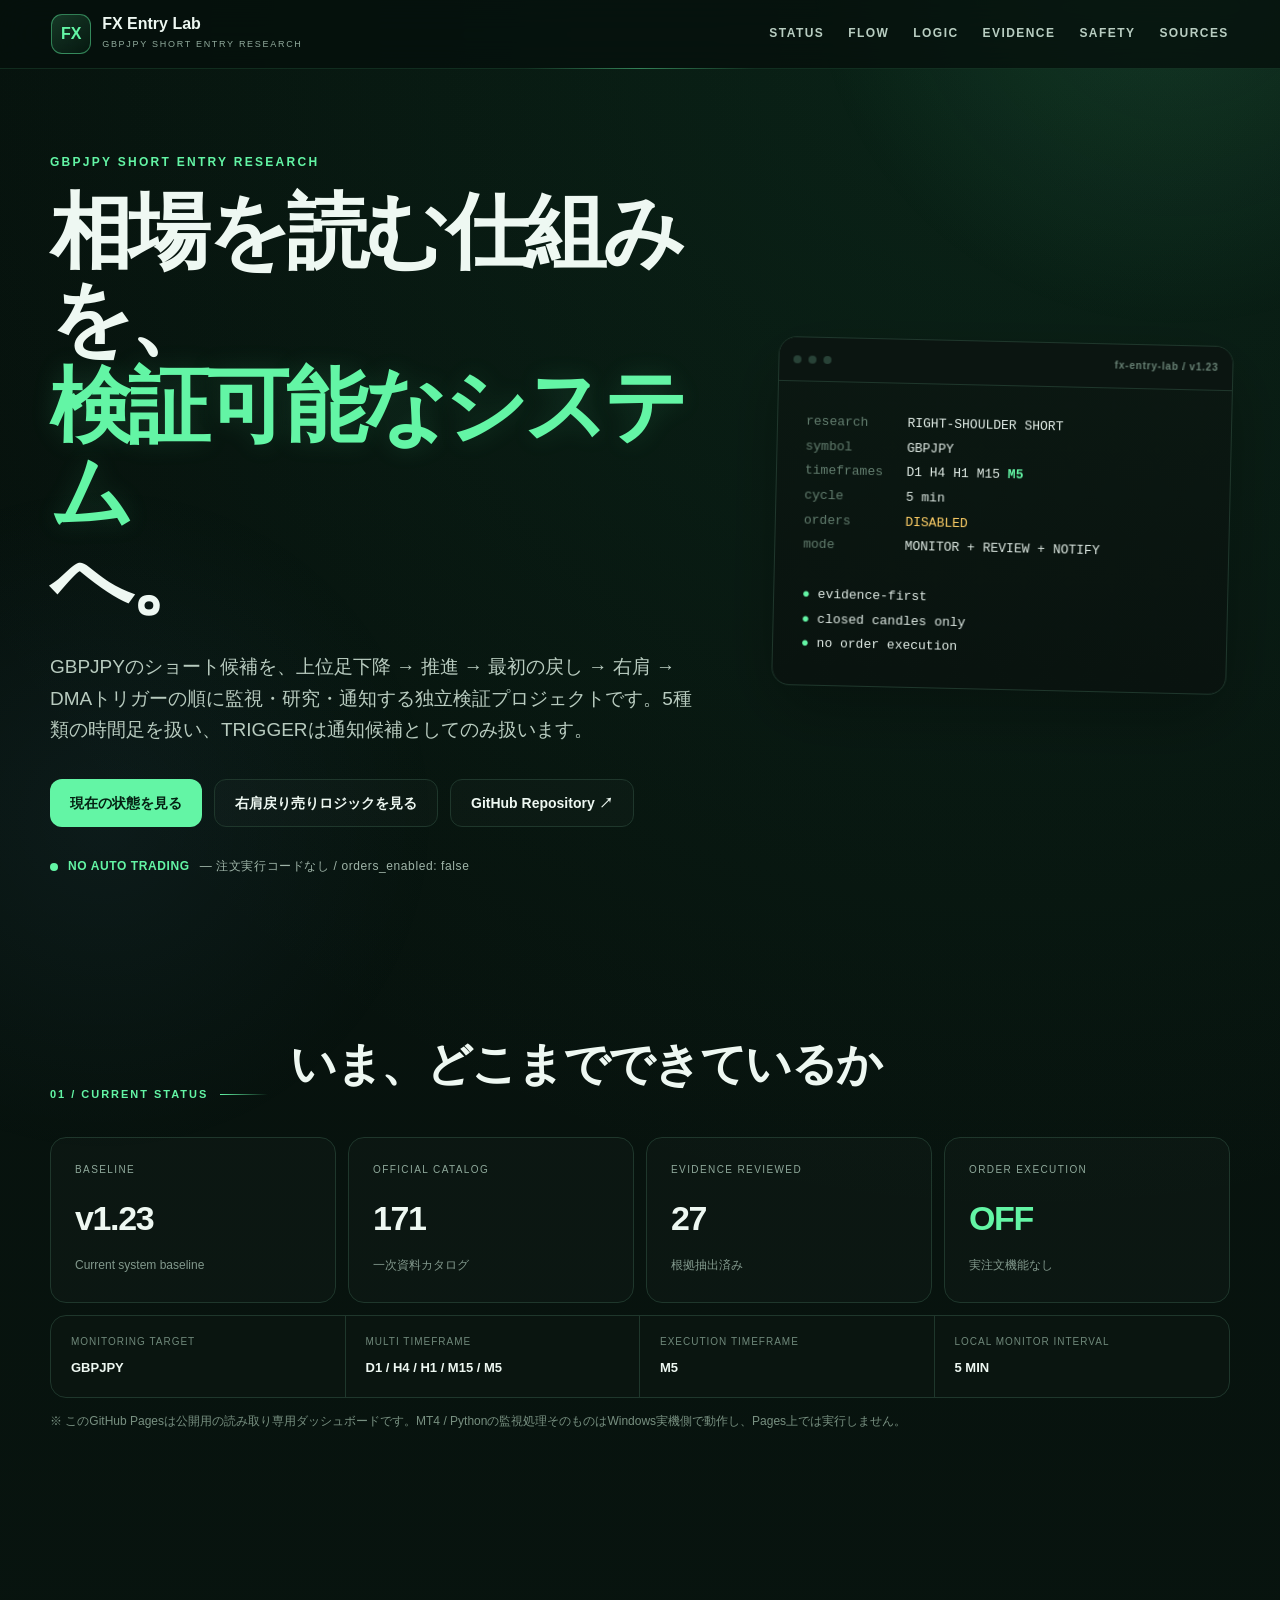
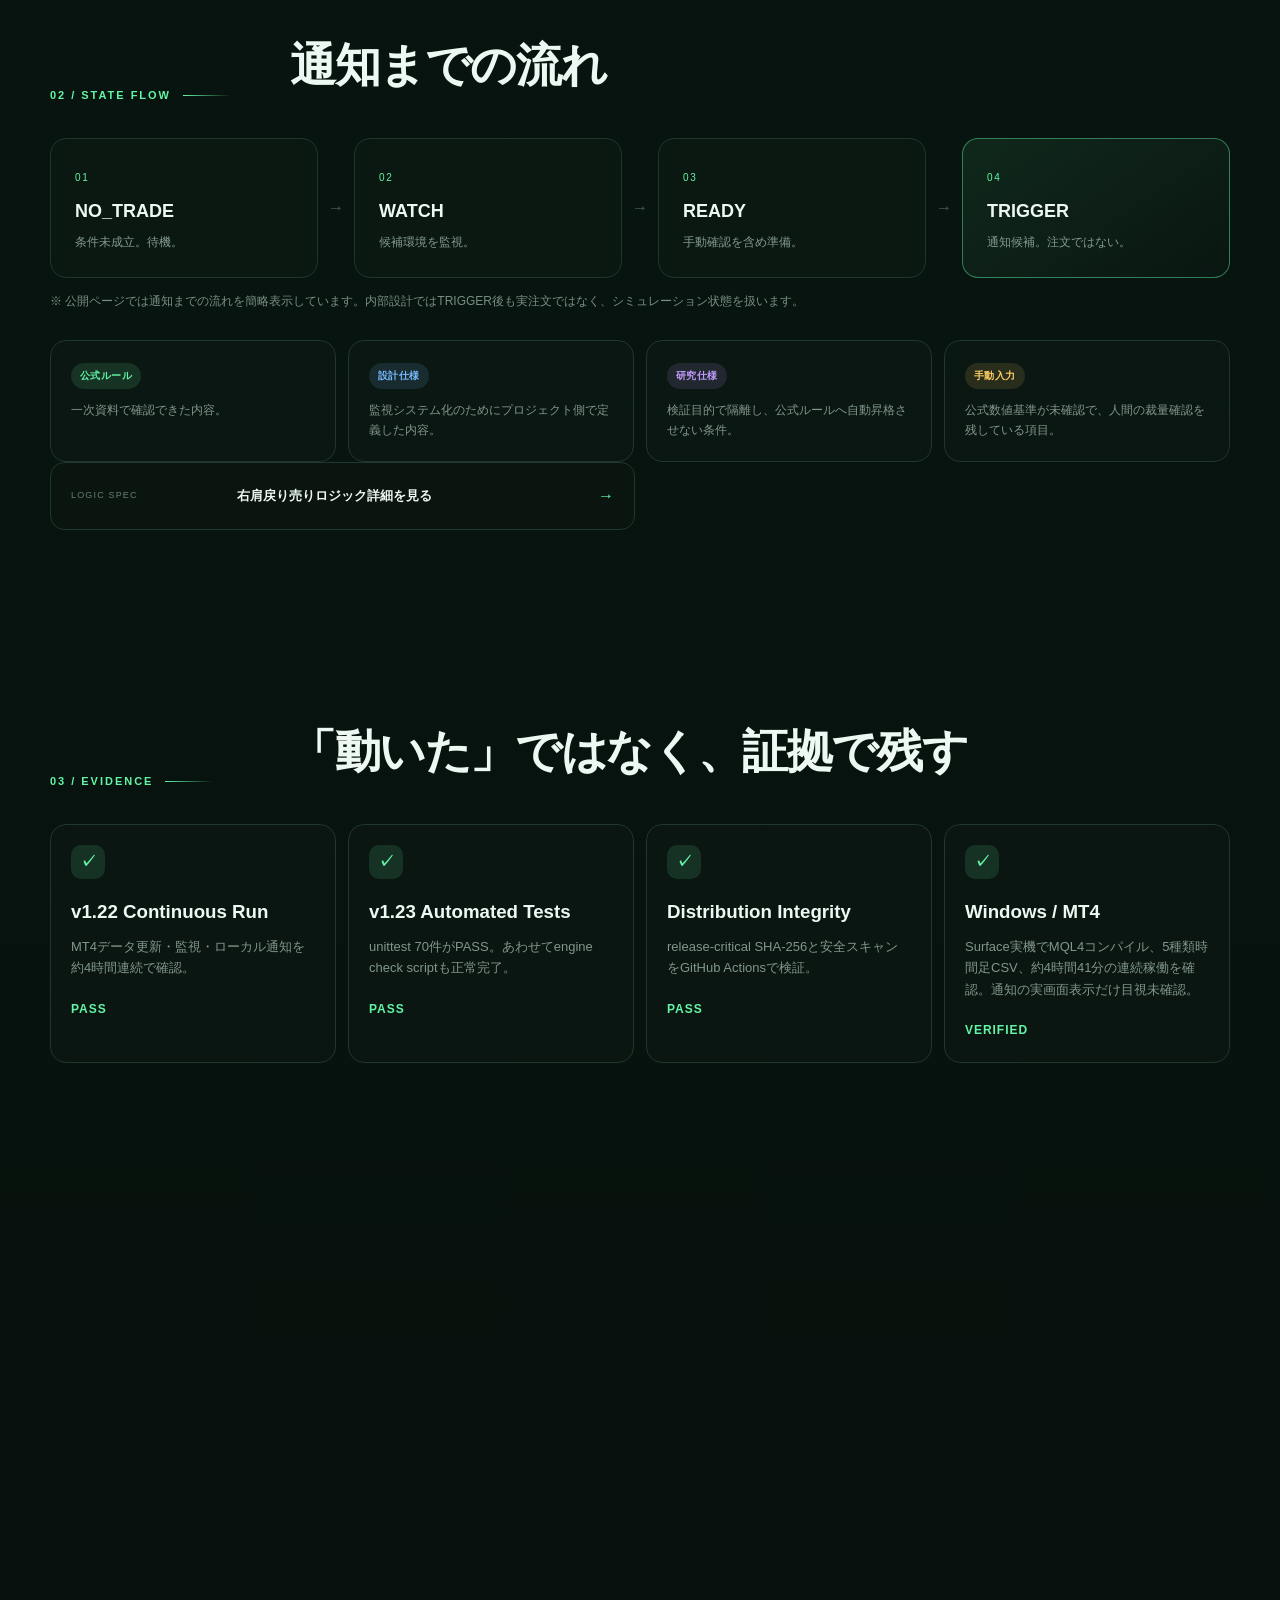
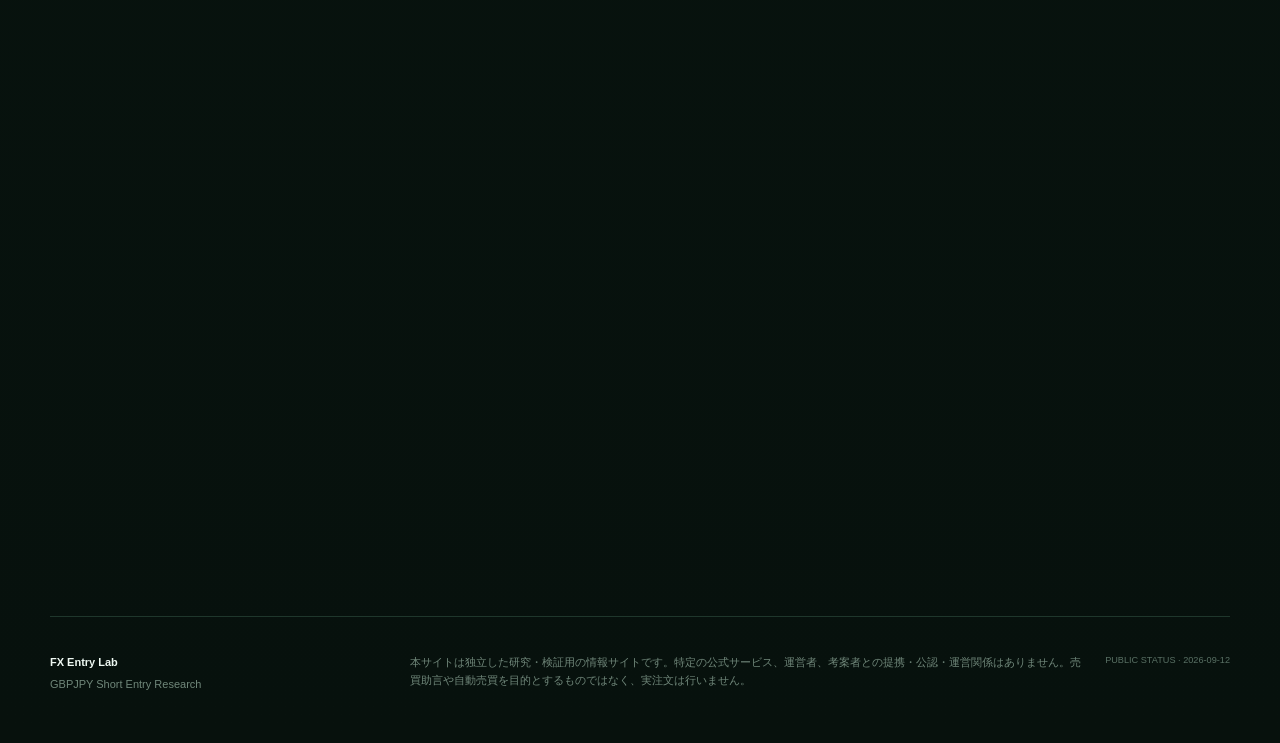
<file: index.html>
<!doctype html>
<html lang="ja">
<head>
  <meta charset="utf-8">
  <meta name="viewport" content="width=device-width,initial-scale=1">
  <meta name="description" content="FX Entry Lab — GBPJPY Short Entry Research。右肩戻り売りロジックを監視・研究・通知する独立検証サイト。自動売買は行いません。">
  <meta name="theme-color" content="#07110d">
  <title>FX Entry Lab | GBPJPY Short Entry Research</title>
  <link rel="stylesheet" href="./assets/style.css">
</head>
<body>
  <a class="skip" href="#main">本文へ移動</a>
  <header class="topbar">
    <a class="brand" href="#top" aria-label="FX Entry Lab ホーム">
      <span class="brand-mark">FX</span>
      <span><strong>FX Entry Lab</strong><small>GBPJPY SHORT ENTRY RESEARCH</small></span>
    </a>
    <nav aria-label="メインナビゲーション">
      <a href="#status">STATUS</a>
      <a href="#flow">FLOW</a>
      <a href="./trading-logic.html">LOGIC</a>
      <a href="#evidence">EVIDENCE</a>
      <a href="#safety">SAFETY</a>
      <a href="#sources">SOURCES</a>
    </nav>
  </header>

  <main id="main">
    <section class="hero" id="top">
      <div class="hero-grid">
        <div class="hero-copy">
          <p class="eyebrow">GBPJPY SHORT ENTRY RESEARCH</p>
          <h1>相場を読む仕組みを、<br><span>検証可能なシステム</span>へ。</h1>
          <p class="lead">GBPJPYのショート候補を、上位足下降 → 推進 → 最初の戻し → 右肩 → DMAトリガーの順に監視・研究・通知する独立検証プロジェクトです。5種類の時間足を扱い、TRIGGERは通知候補としてのみ扱います。</p>
          <div class="hero-actions">
            <a class="button primary" href="#status">現在の状態を見る</a>
            <a class="button ghost" href="./trading-logic.html">右肩戻り売りロジックを見る</a>
            <a class="button ghost" href="https://github.com/oosaka0123-sudo/fx-entry-lab" target="_blank" rel="noopener noreferrer">GitHub Repository ↗</a>
          </div>
          <div class="safety-line"><span class="pulse" aria-hidden="true"></span><strong>NO AUTO TRADING</strong> — 注文実行コードなし / orders_enabled: false</div>
        </div>
        <div class="terminal" aria-label="FX Entry Lab システム概要">
          <div class="terminal-bar"><span></span><span></span><span></span><b>fx-entry-lab / v1.23</b></div>
          <pre><code><span class="muted">research</span>     RIGHT-SHOULDER SHORT
<span class="muted">symbol</span>       GBPJPY
<span class="muted">timeframes</span>   D1 H4 H1 M15 <strong>M5</strong>
<span class="muted">cycle</span>        5 min
<span class="muted">orders</span>       <em>DISABLED</em>
<span class="muted">mode</span>         MONITOR + REVIEW + NOTIFY

<span class="ok">●</span> evidence-first
<span class="ok">●</span> closed candles only
<span class="ok">●</span> no order execution</code></pre>
        </div>
      </div>
    </section>

    <section class="section" id="status">
      <div class="section-head"><p>01 / CURRENT STATUS</p><h2>いま、どこまでできているか</h2></div>
      <div class="stats" id="stats" aria-live="polite">
        <article class="stat"><small>BASELINE</small><strong data-key="baseline">v1.23</strong><span>Current system baseline</span></article>
        <article class="stat"><small>OFFICIAL CATALOG</small><strong data-key="catalogArticles">171</strong><span>一次資料カタログ</span></article>
        <article class="stat"><small>EVIDENCE REVIEWED</small><strong data-key="evidenceReviewed">27</strong><span>根拠抽出済み</span></article>
        <article class="stat"><small>ORDER EXECUTION</small><strong class="safe">OFF</strong><span>実注文機能なし</span></article>
      </div>
      <div class="status-panel">
        <div><span>Monitoring target</span><strong>GBPJPY</strong></div>
        <div><span>Multi timeframe</span><strong>D1 / H4 / H1 / M15 / M5</strong></div>
        <div><span>Execution timeframe</span><strong>M5</strong></div>
        <div><span>Local monitor interval</span><strong>5 MIN</strong></div>
      </div>
      <p class="note">※ このGitHub Pagesは公開用の読み取り専用ダッシュボードです。MT4 / Pythonの監視処理そのものはWindows実機側で動作し、Pages上では実行しません。</p>
    </section>

    <section class="section" id="flow">
      <div class="section-head"><p>02 / STATE FLOW</p><h2>通知までの流れ</h2></div>
      <div class="flow">
        <article><span>01</span><h3>NO_TRADE</h3><p>条件未成立。待機。</p></article>
        <i>→</i>
        <article><span>02</span><h3>WATCH</h3><p>候補環境を監視。</p></article>
        <i>→</i>
        <article><span>03</span><h3>READY</h3><p>手動確認を含め準備。</p></article>
        <i>→</i>
        <article class="accent"><span>04</span><h3>TRIGGER</h3><p>通知候補。注文ではない。</p></article>
      </div>
      <p class="note">※ 公開ページでは通知までの流れを簡略表示しています。内部設計ではTRIGGER後も実注文ではなく、シミュレーション状態を扱います。</p>
      <div class="classification-grid">
        <article><b class="badge official">公式ルール</b><p>一次資料で確認できた内容。</p></article>
        <article><b class="badge design">設計仕様</b><p>監視システム化のためにプロジェクト側で定義した内容。</p></article>
        <article><b class="badge research">研究仕様</b><p>検証目的で隔離し、公式ルールへ自動昇格させない条件。</p></article>
        <article><b class="badge manual">手動入力</b><p>公式数値基準が未確認で、人間の裁量確認を残している項目。</p></article>
      </div>
      <div class="source-list">
        <a href="./trading-logic.html"><span>LOGIC SPEC</span><strong>右肩戻り売りロジック詳細を見る</strong><i>→</i></a>
      </div>
    </section>

    <section class="section" id="evidence">
      <div class="section-head"><p>03 / EVIDENCE</p><h2>「動いた」ではなく、証拠で残す</h2></div>
      <div class="evidence-grid">
        <article><div class="icon">✓</div><h3>v1.22 Continuous Run</h3><p>MT4データ更新・監視・ローカル通知を約4時間連続で確認。</p><strong>PASS</strong></article>
        <article><div class="icon">✓</div><h3>v1.23 Automated Tests</h3><p>unittest 70件がPASS。あわせてengine check scriptも正常完了。</p><strong>PASS</strong></article>
        <article><div class="icon">✓</div><h3>Distribution Integrity</h3><p>release-critical SHA-256と安全スキャンをGitHub Actionsで検証。</p><strong>PASS</strong></article>
        <article><div class="icon">✓</div><h3>Windows / MT4</h3><p>Surface実機でMQL4コンパイル、5種類時間足CSV、約4時間41分の連続稼働を確認。通知の実画面表示だけ目視未確認。</p><strong>VERIFIED</strong></article>
      </div>
    </section>

    <section class="section" id="safety">
      <div class="section-head"><p>04 / SAFETY BOUNDARY</p><h2>自動売買にはしない</h2></div>
      <div class="safety-box">
        <div><p class="eyebrow">HARD RULE</p><h3>TRIGGER = 通知候補</h3><p>売買注文・決済・変更を行うイベントではありません。実口座の注文関数を追加せず、<code>orders_enabled: false</code> を維持します。</p></div>
        <ul>
          <li>OrderSend / OrderClose / OrderModify / OrderDelete を実装しない</li>
          <li>未来足を候補選択・判定へ使用しない</li>
          <li>研究成績を公式勝率やライブ性能として表示しない</li>
          <li>公式未確認の数値条件を推測で固定しない</li>
          <li>秘密情報・口座情報・Webhookを公開しない</li>
        </ul>
      </div>
    </section>

    <section class="section" id="sources">
      <div class="section-head"><p>05 / PRIMARY SOURCES</p><h2>根拠は一次資料へ戻れる形で</h2></div>
      <div class="source-list">
        <a href="https://fx-clover.com/?p=7496" target="_blank" rel="noopener noreferrer"><span>PRIMARY SOURCE</span><strong>公式一次資料 / ?p=7496</strong><i>↗</i></a>
        <a href="https://fx-clover.com/?p=8616" target="_blank" rel="noopener noreferrer"><span>PRIMARY SOURCE</span><strong>公式一次資料 / ?p=8616</strong><i>↗</i></a>
        <a href="https://fx-clover.com/?p=7924" target="_blank" rel="noopener noreferrer"><span>PRIMARY SOURCE</span><strong>公式一次資料 / ?p=7924</strong><i>↗</i></a>
        <a href="https://github.com/oosaka0123-sudo/fx-entry-lab" target="_blank" rel="noopener noreferrer"><span>SOURCE OF TRUTH</span><strong>GitHub Repository</strong><i>↗</i></a>
      </div>
    </section>
  </main>

  <footer><div><strong>FX Entry Lab</strong><span>GBPJPY Short Entry Research</span></div><p>本サイトは独立した研究・検証用の情報サイトです。特定の公式サービス、運営者、考案者との提携・公認・運営関係はありません。売買助言や自動売買を目的とするものではなく、実注文は行いません。</p><small id="updated">STATUS DATA LOADING…</small></footer>
  <script src="./assets/app.js" defer></script>
</body>
</html>
</file>
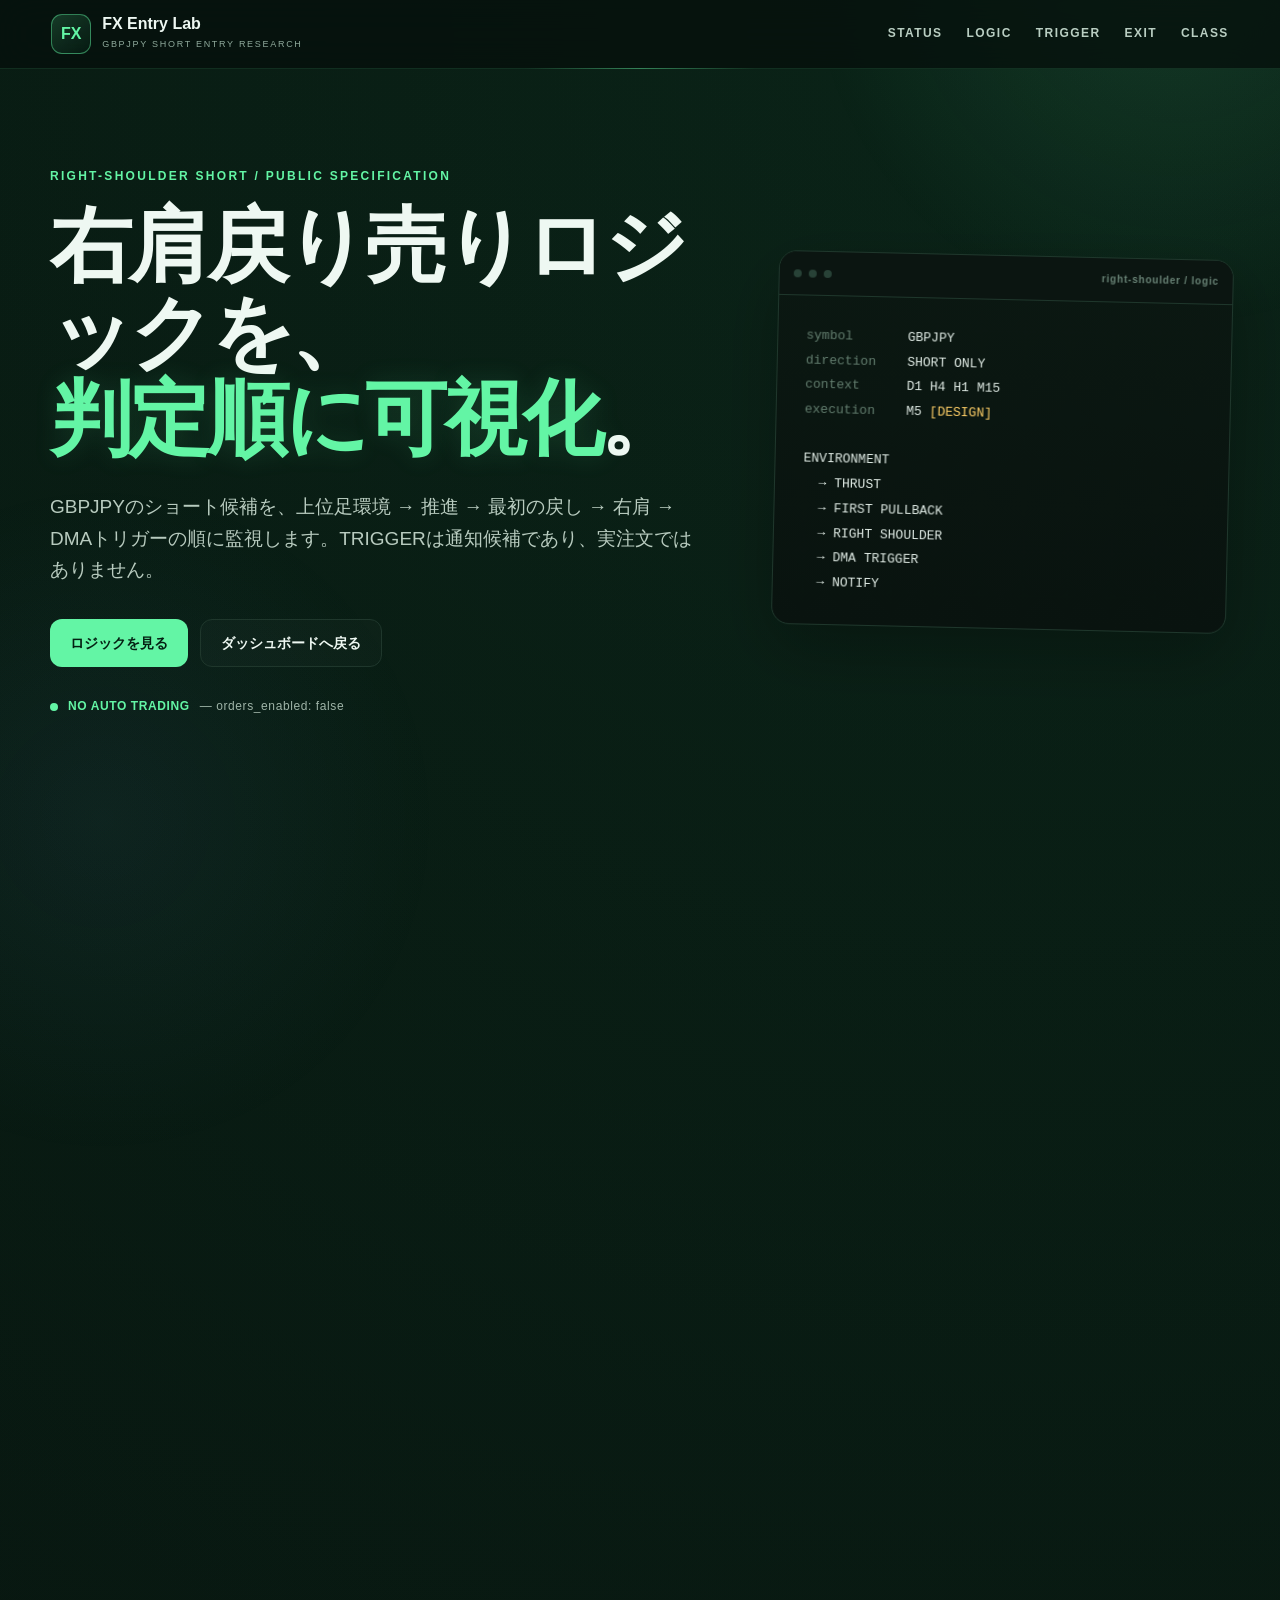
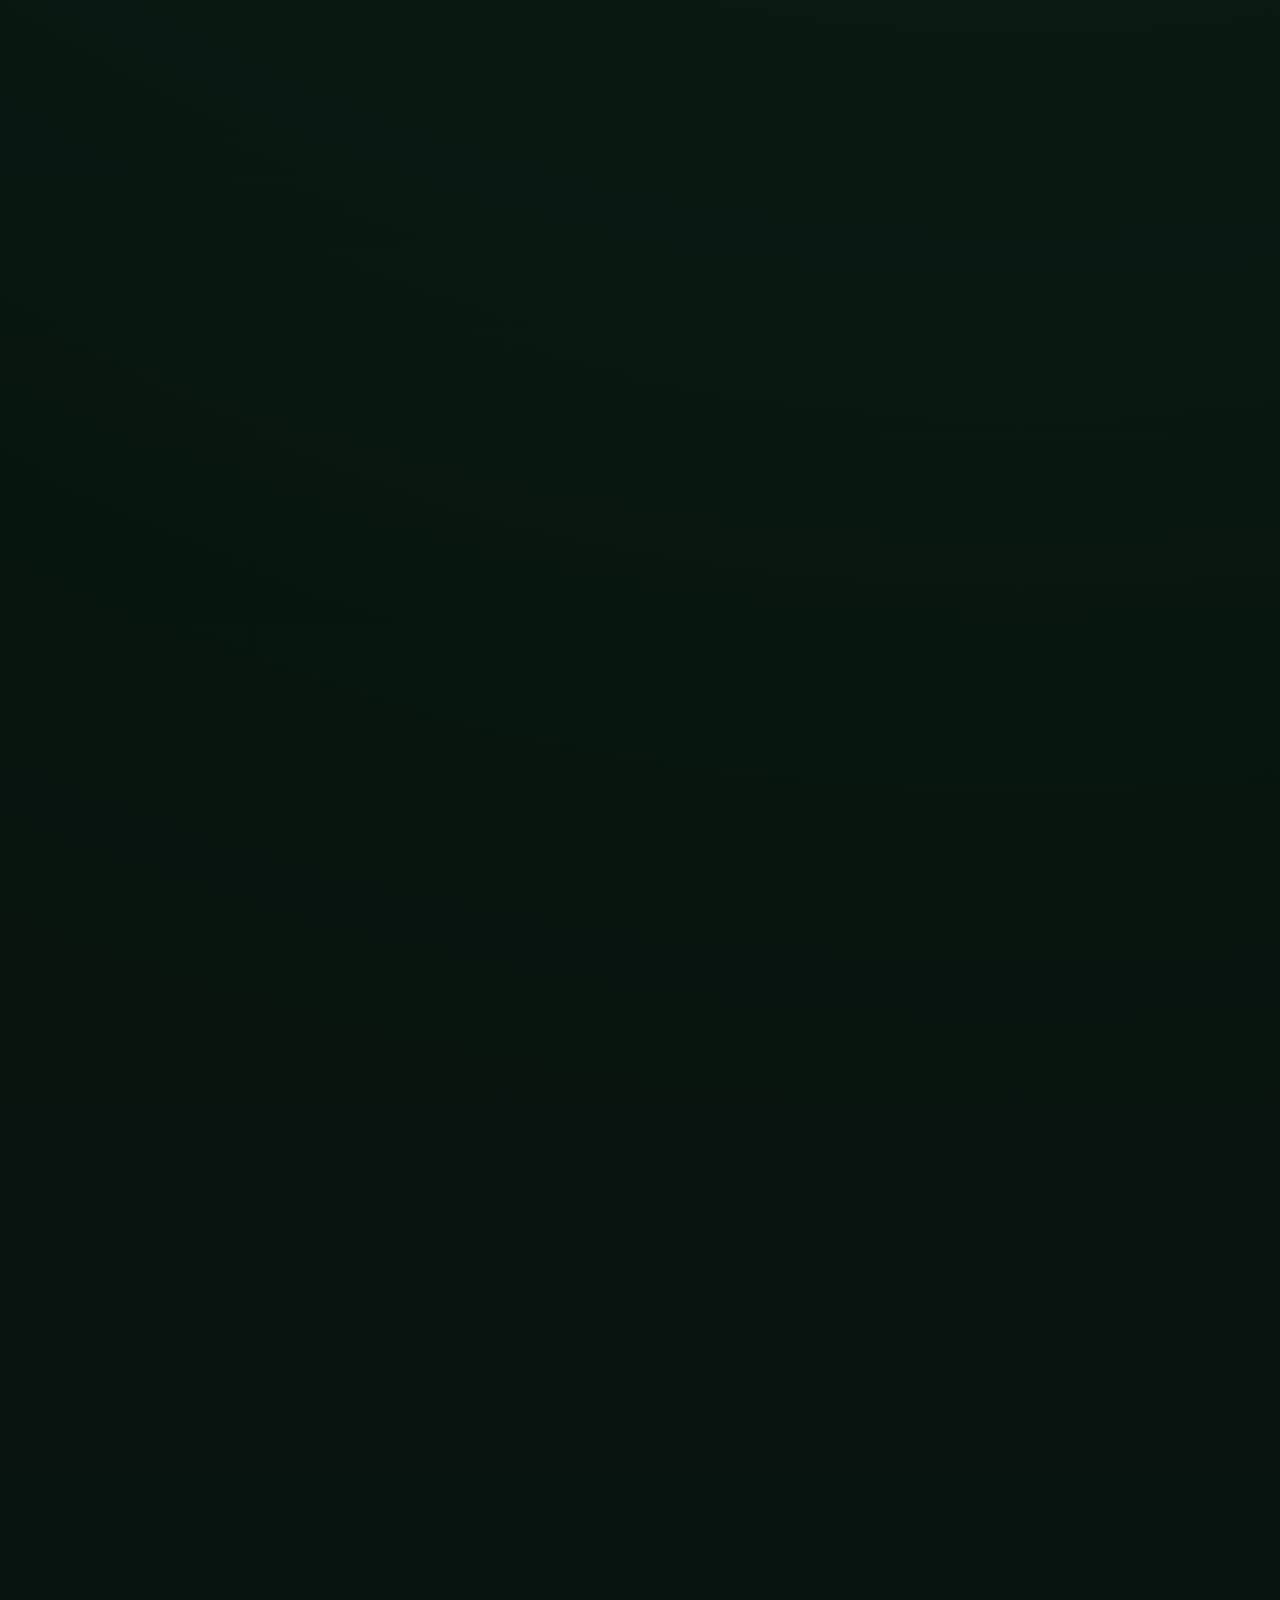
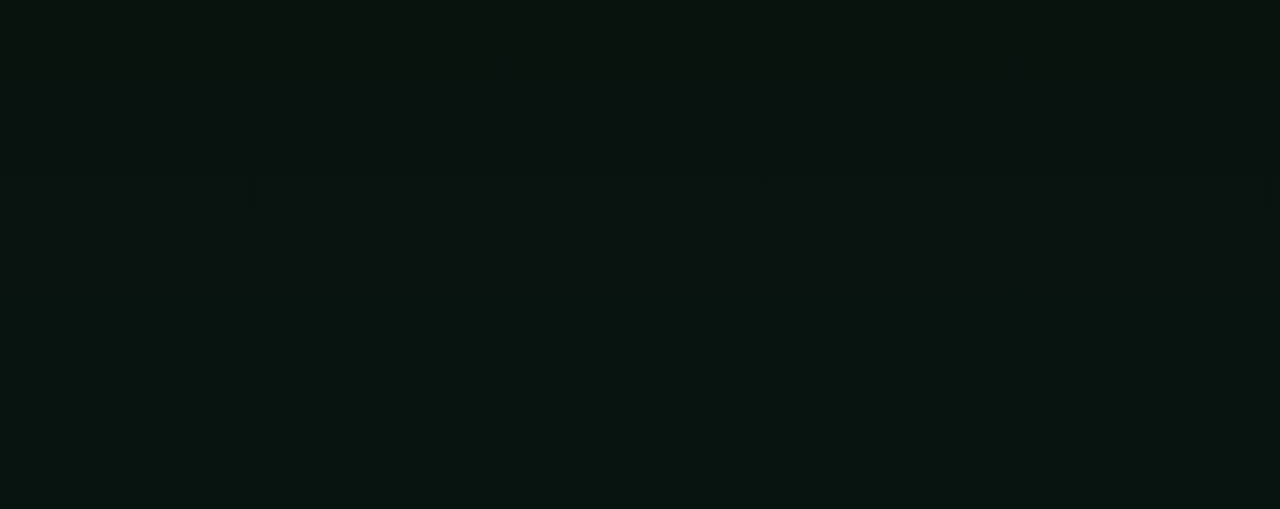
<file: trading-logic.html>
<!doctype html>
<html lang="ja">
<head>
  <meta charset="utf-8">
  <meta name="viewport" content="width=device-width,initial-scale=1">
  <meta name="description" content="FX Entry Labの右肩戻り売りロジック公開仕様。公式ルール・設計仕様・研究仕様・手動入力を分離して掲載。">
  <meta name="theme-color" content="#07110d">
  <title>FX Entry Lab | 右肩戻り売りロジック</title>
  <link rel="stylesheet" href="./assets/style.css">
</head>
<body>
  <a class="skip" href="#main">本文へ移動</a>
  <header class="topbar">
    <a class="brand" href="./index.html" aria-label="FX Entry Lab ホーム">
      <span class="brand-mark">FX</span>
      <span><strong>FX Entry Lab</strong><small>GBPJPY SHORT ENTRY RESEARCH</small></span>
    </a>
    <nav aria-label="メインナビゲーション">
      <a href="./index.html#status">STATUS</a>
      <a href="#core">LOGIC</a>
      <a href="#trigger">TRIGGER</a>
      <a href="#exit">EXIT</a>
      <a href="#classification">CLASS</a>
    </nav>
  </header>

  <main id="main">
    <section class="hero" id="top">
      <div class="hero-grid">
        <div class="hero-copy">
          <p class="eyebrow">RIGHT-SHOULDER SHORT / PUBLIC SPECIFICATION</p>
          <h1>右肩戻り売りロジックを、<br><span>判定順に可視化</span>。</h1>
          <p class="lead">GBPJPYのショート候補を、上位足環境 → 推進 → 最初の戻し → 右肩 → DMAトリガーの順に監視します。TRIGGERは通知候補であり、実注文ではありません。</p>
          <div class="hero-actions">
            <a class="button primary" href="#core">ロジックを見る</a>
            <a class="button ghost" href="./index.html">ダッシュボードへ戻る</a>
          </div>
          <div class="safety-line"><span class="pulse" aria-hidden="true"></span><strong>NO AUTO TRADING</strong> — orders_enabled: false</div>
        </div>
        <div class="terminal" aria-label="ロジック概要">
          <div class="terminal-bar"><span></span><span></span><span></span><b>right-shoulder / logic</b></div>
          <pre><code><span class="muted">symbol</span>       GBPJPY
<span class="muted">direction</span>    SHORT ONLY
<span class="muted">context</span>      D1 H4 H1 M15
<span class="muted">execution</span>    M5 <em>[DESIGN]</em>

ENVIRONMENT
  → THRUST
  → FIRST PULLBACK
  → RIGHT SHOULDER
  → DMA TRIGGER
  → NOTIFY</code></pre>
        </div>
      </div>
    </section>

    <section class="section" id="core">
      <div class="section-head"><p>01 / CORE LOGIC</p><h2>狙うのは「下降トレンド中の最初の戻り」</h2></div>
      <div class="classification-grid">
        <article><b class="badge official">公式ルール</b><h3>上位足下降</h3><p>上位足と下位足が下方向へ揃う環境を優先します。</p></article>
        <article><b class="badge official">公式ルール</b><h3>推進後の戻し</h3><p>推進波のあと、最初の戻り売り候補を監視します。</p></article>
        <article><b class="badge official">公式ルール</b><h3>右肩</h3><p>トップそのものではなく、Wトップ / H&amp;Sの右肩を狙います。</p></article>
        <article><b class="badge design">設計仕様</b><h3>M5実行</h3><p>D1/H4/H1/M15/M5を取得し、M5を実行足として使います。</p></article>
      </div>
      <div class="flow">
        <article><span>01</span><h3>NO_TRADE</h3><p>条件未成立。</p></article><i>→</i>
        <article><span>02</span><h3>WATCH</h3><p>戻り候補を監視。</p></article><i>→</i>
        <article><span>03</span><h3>READY</h3><p>右肩・MA・余地を確認。</p></article><i>→</i>
        <article class="accent"><span>04</span><h3>TRIGGER</h3><p>通知候補。</p></article>
      </div>
      <p class="note">※ 内部設計ではTRIGGER後にSIMULATED_POSITIONを扱います。実口座へ注文は送りません。</p>
    </section>

    <section class="section" id="ready">
      <div class="section-head"><p>02 / READY CHECK</p><h2>右肩ができたから、すぐ売るわけではない</h2></div>
      <div class="evidence-grid">
        <article><div class="icon">1</div><h3>中段レンジ</h3><p>候補位置を確認。厳密な数値境界は未確定。</p><strong>MANUAL</strong></article>
        <article><div class="icon">2</div><h3>低い右肩</h3><p>戻り高値側の右肩形成を確認。数値閾値は未確定。</p><strong>MANUAL</strong></article>
        <article><div class="icon">3</div><h3>DMA25×5</h3><p>一次資料で使用確認済みの要素。厳密な「内側」判定は未確定。</p><strong>OFFICIAL / MANUAL</strong></article>
        <article><div class="icon">4</div><h3>MAと下方向余地</h3><p>邪魔なMAやサポートが近すぎないかを確認。</p><strong>MANUAL</strong></article>
      </div>
    </section>

    <section class="section" id="trigger">
      <div class="section-head"><p>03 / ENTRY TRIGGER</p><h2>M5でDMA3×3を陰線実体が下抜けて確定</h2></div>
      <div class="safety-box">
        <div>
          <p class="eyebrow">SHORT CANDIDATE</p>
          <h3>READY → M5確定足 → 通知</h3>
          <p>上位足下降・右肩候補・READY条件を再確認したうえで、陰線実体がDMA3×3を下抜けて確定した場合にTRIGGER通知候補とします。</p>
        </div>
        <ul>
          <li>右肩形成エリアである</li>
          <li>上位足下降環境が維持されている</li>
          <li>READY条件を直前に再確認する</li>
          <li>陰線実体でDMA3×3を下抜ける</li>
          <li>未確定足ではなく、確定足のみ使う</li>
        </ul>
      </div>
      <p class="note">※ DMA3×3は一次資料で使用確認済みの要素ですが、万能・常時必須ルールとしては固定していません。v1.23での利用はプロジェクト設計を含みます。</p>
    </section>

    <section class="section" id="exit">
      <div class="section-head"><p>04 / STOP &amp; EXIT</p><h2>損切りと利確も、公式と設計を分離</h2></div>
      <div class="classification-grid">
        <article><b class="badge official">公式ルール</b><h3>Wトップ損切り</h3><p>左肩高値 + スプレッドを基準にします。</p></article>
        <article><b class="badge official">公式ルール</b><h3>H&amp;S損切り</h3><p>中央トップ高値 + スプレッドを基準にします。</p></article>
        <article><b class="badge official">公式ルール</b><h3>段階利確</h3><p>FE127 / 161.8 / 261系が候補。ただしアンカーと配分は未確定。</p></article>
        <article><b class="badge design">設計仕様</b><h3>DMA EXIT</h3><p>陽線実体がDMA3×3を上抜けて確定したら残りを終了扱い。</p></article>
      </div>
    </section>

    <section class="section" id="classification">
      <div class="section-head"><p>05 / RULE CLASSIFICATION</p><h2>「公式」と「プロジェクト判断」を混ぜない</h2></div>
      <div class="classification-grid">
        <article><b class="badge official">公式ルール</b><p>一次資料で根拠確認済みの内容。</p></article>
        <article><b class="badge design">設計仕様</b><p>監視・通知システムへ落とし込むために定義したもの。</p></article>
        <article><b class="badge research">研究仕様</b><p>検証中。公式ルールへ自動昇格させません。</p></article>
        <article><b class="badge manual">手動入力</b><p>公式の数値条件が未確認のため、人間の確認を残す項目。</p></article>
      </div>
      <div class="source-list">
        <a href="https://github.com/oosaka0123-sudo/fx-entry-lab/blob/main/docs/FX_Clover_%E5%A3%B2%E8%B2%B7%E3%83%AD%E3%82%B8%E3%83%83%E3%82%AF%E4%BB%95%E6%A7%98.md" target="_blank" rel="noopener noreferrer"><span>SOURCE OF TRUTH</span><strong>売買ロジック仕様書をGitHubで確認</strong><i>↗</i></a>
      </div>
    </section>
  </main>

  <footer><div><strong>FX Entry Lab</strong><span>GBPJPY Short Entry Research</span></div><p>本サイトは独立した研究・検証用の情報サイトです。特定の公式サービス、運営者、考案者との提携・公認・運営関係はありません。売買助言や自動売買を目的とするものではなく、実注文は行いません。</p></footer>
  <script src="./assets/app.js" defer></script>
</body>
</html>
</file>
<file: assets/style.css>
:root{--bg:#07110d;--bg2:#0b1712;--panel:#0e1d17;--line:#1f372c;--text:#eef8f2;--muted:#8fa99b;--green:#63f5a5;--green2:#22c978;--amber:#ffcf66;--blue:#77b9ff;--purple:#c39cff;--red:#ff8e8e;--shadow:0 24px 70px rgba(0,0,0,.28)}*{box-sizing:border-box}html{scroll-behavior:smooth}body{margin:0;background:radial-gradient(circle at 80% 0%,rgba(39,166,102,.13),transparent 30%),linear-gradient(180deg,#06100c 0%,#08140f 45%,#07110d 100%);color:var(--text);font-family:Inter,"Noto Sans JP","Hiragino Kaku Gothic ProN",Meiryo,sans-serif;line-height:1.65}.skip{position:absolute;left:-9999px}.skip:focus{left:12px;top:12px;z-index:1000;background:#fff;color:#000;padding:8px 12px;border-radius:8px}.topbar{position:sticky;top:0;z-index:50;display:flex;justify-content:space-between;align-items:center;padding:14px clamp(18px,4vw,54px);background:rgba(6,16,12,.78);backdrop-filter:blur(18px);border-bottom:1px solid rgba(99,245,165,.12)}.brand{display:flex;gap:11px;align-items:center;text-decoration:none;color:var(--text)}.brand-mark{display:grid;place-items:center;width:40px;height:40px;border:1px solid rgba(99,245,165,.45);border-radius:11px;background:linear-gradient(145deg,rgba(99,245,165,.18),rgba(34,201,120,.04));color:var(--green);font-weight:900}.brand strong{display:block;line-height:1}.brand small{display:block;color:var(--muted);font-size:9px;letter-spacing:.19em;margin-top:5px}.topbar nav{display:flex;gap:24px}.topbar nav a{color:#b9cec2;text-decoration:none;font-size:12px;letter-spacing:.12em;font-weight:700}.topbar nav a:hover{color:var(--green)}main{overflow:hidden}.hero,.section{width:min(1180px,calc(100% - 36px));margin:auto}.hero{min-height:80vh;display:grid;align-items:center;padding:84px 0 58px}.hero-grid{display:grid;grid-template-columns:1.18fr .82fr;gap:70px;align-items:center}.eyebrow{margin:0 0 16px;color:var(--green);font-size:12px;font-weight:800;letter-spacing:.19em}.hero h1{font-size:clamp(42px,6.8vw,82px);line-height:1.06;letter-spacing:-.045em;margin:0}.hero h1 span{color:var(--green)}.lead{max-width:720px;margin:28px 0 0;color:#b8cbbf;font-size:clamp(16px,2vw,19px)}.hero-actions{display:flex;gap:12px;flex-wrap:wrap;margin-top:34px}.button{display:inline-flex;align-items:center;justify-content:center;min-height:48px;padding:0 20px;border-radius:12px;text-decoration:none;font-weight:800;font-size:14px}.button.primary{background:var(--green);color:#042012}.button.ghost{border:1px solid var(--line);color:var(--text);background:rgba(255,255,255,.02)}.button:hover{transform:translateY(-1px)}.safety-line{display:flex;align-items:center;gap:10px;margin-top:30px;color:#9fb4a8;font-size:12px;letter-spacing:.05em}.safety-line strong{color:var(--green)}.pulse{width:8px;height:8px;border-radius:50%;background:var(--green);box-shadow:0 0 0 0 rgba(99,245,165,.5);animation:pulse 2s infinite}@keyframes pulse{70%{box-shadow:0 0 0 9px rgba(99,245,165,0)}100%{box-shadow:0 0 0 0 rgba(99,245,165,0)}}.terminal{border:1px solid var(--line);border-radius:18px;background:linear-gradient(180deg,#0b1812,#09130f);box-shadow:var(--shadow);overflow:hidden;transform:rotate(1.3deg)}.terminal-bar{height:44px;display:flex;align-items:center;gap:7px;padding:0 14px;border-bottom:1px solid var(--line);background:#0b1511}.terminal-bar span{width:8px;height:8px;border-radius:50%;background:#284237}.terminal-bar b{margin-left:auto;color:#698376;font-size:10px;letter-spacing:.08em}.terminal pre{margin:0;padding:28px;overflow:auto;color:#dfeae4;font:500 13px/1.9 ui-monospace,SFMono-Regular,Menlo,Consolas,monospace}.terminal .muted{color:#617c6d}.terminal strong,.terminal .ok{color:var(--green)}.terminal em{color:var(--amber);font-style:normal}.section{padding:92px 0}.section-head{display:grid;grid-template-columns:220px 1fr;gap:20px;align-items:end;margin-bottom:34px}.section-head p{color:var(--green);font-size:11px;letter-spacing:.18em;font-weight:800;margin:0}.section-head h2{margin:0;font-size:clamp(28px,4vw,46px);letter-spacing:-.03em}.stats{display:grid;grid-template-columns:repeat(4,1fr);gap:12px}.stat{padding:24px;border:1px solid var(--line);border-radius:16px;background:rgba(255,255,255,.018)}.stat small{display:block;color:var(--muted);font-size:10px;letter-spacing:.14em}.stat strong{display:block;margin:12px 0 5px;font-size:34px;letter-spacing:-.04em}.stat strong.safe{color:var(--green)}.stat span{color:#82998d;font-size:12px}.status-panel{margin-top:12px;display:grid;grid-template-columns:repeat(4,1fr);border:1px solid var(--line);border-radius:16px;overflow:hidden;background:#0a1510}.status-panel div{padding:18px 20px;border-right:1px solid var(--line)}.status-panel div:last-child{border-right:0}.status-panel span{display:block;color:#6f887a;font-size:10px;text-transform:uppercase;letter-spacing:.1em}.status-panel strong{display:block;margin-top:7px;font-size:13px}.note{margin-top:14px;color:#789081;font-size:12px}.flow{display:grid;grid-template-columns:1fr auto 1fr auto 1fr auto 1fr;align-items:stretch;gap:10px}.flow article{padding:24px;border:1px solid var(--line);border-radius:16px;background:#0b1812}.flow article.accent{border-color:rgba(99,245,165,.45);background:linear-gradient(145deg,rgba(99,245,165,.09),rgba(255,255,255,.01))}.flow article span{font-size:10px;color:var(--green);letter-spacing:.16em}.flow h3{margin:8px 0 6px;font-size:18px}.flow p{margin:0;color:#839a8e;font-size:12px}.flow>i{align-self:center;color:#456153;font-style:normal}.classification-grid,.evidence-grid{display:grid;grid-template-columns:repeat(4,1fr);gap:12px;margin-top:28px}.classification-grid article,.evidence-grid article{border:1px solid var(--line);border-radius:16px;padding:20px;background:rgba(255,255,255,.015)}.classification-grid p{margin:12px 0 0;color:#81978b;font-size:12px}.badge{display:inline-block;border-radius:999px;padding:5px 9px;font-size:10px;letter-spacing:.04em}.official{background:rgba(99,245,165,.12);color:var(--green)}.design{background:rgba(119,185,255,.12);color:var(--blue)}.research{background:rgba(195,156,255,.12);color:var(--purple)}.manual{background:rgba(255,207,102,.12);color:var(--amber)}.evidence-grid .icon{display:grid;place-items:center;width:34px;height:34px;border-radius:10px;background:rgba(99,245,165,.12);color:var(--green);font-weight:900}.evidence-grid .icon.pending{background:rgba(255,207,102,.1);color:var(--amber)}.evidence-grid h3{margin:18px 0 8px}.evidence-grid p{margin:0 0 16px;color:#81978b;font-size:13px}.evidence-grid strong{color:var(--green);font-size:12px;letter-spacing:.08em}.evidence-grid .pending-text{color:var(--amber)}.safety-box{display:grid;grid-template-columns:.9fr 1.1fr;gap:40px;padding:36px;border:1px solid rgba(99,245,165,.3);border-radius:20px;background:linear-gradient(145deg,rgba(99,245,165,.06),rgba(255,255,255,.012))}.safety-box h3{font-size:28px;margin:0 0 10px}.safety-box p{color:#9bb0a4}.safety-box code{color:var(--green)}.safety-box ul{margin:0;padding:0;list-style:none}.safety-box li{padding:11px 0 11px 24px;border-bottom:1px solid var(--line);color:#b7c9bf;font-size:13px;position:relative}.safety-box li:before{content:"✓";position:absolute;left:0;color:var(--green)}.source-list{display:grid;grid-template-columns:1fr 1fr;gap:10px}.source-list a{display:grid;grid-template-columns:150px 1fr auto;gap:16px;align-items:center;padding:20px;border:1px solid var(--line);border-radius:14px;text-decoration:none;color:var(--text);background:#0a1510}.source-list a:hover{border-color:#365b48}.source-list span{color:#667e71;font-size:9px;letter-spacing:.13em}.source-list strong{font-size:13px}.source-list i{color:var(--green);font-style:normal}footer{width:min(1180px,calc(100% - 36px));margin:30px auto 0;padding:36px 0 50px;border-top:1px solid var(--line);display:grid;grid-template-columns:1fr 2fr auto;gap:24px;align-items:start;color:#70877a;font-size:11px}footer strong{display:block;color:var(--text)}footer span{display:block;margin-top:4px}footer p{margin:0}footer small{white-space:nowrap;color:#597064}@media(max-width:900px){.topbar nav{display:none}.hero{padding-top:56px}.hero-grid{grid-template-columns:1fr;gap:42px}.terminal{transform:none}.section-head{grid-template-columns:1fr;gap:8px}.stats,.classification-grid,.evidence-grid{grid-template-columns:1fr 1fr}.status-panel{grid-template-columns:1fr 1fr}.status-panel div:nth-child(2){border-right:0}.status-panel div{border-bottom:1px solid var(--line)}.flow{grid-template-columns:1fr}.flow>i{transform:rotate(90deg);justify-self:center}.safety-box{grid-template-columns:1fr}.source-list{grid-template-columns:1fr}footer{grid-template-columns:1fr}}@media(max-width:560px){.hero,.section,footer{width:min(100% - 28px,1180px)}.topbar{padding:12px 14px}.hero h1{font-size:42px}.lead{font-size:15px}.stats,.classification-grid,.evidence-grid,.status-panel{grid-template-columns:1fr}.status-panel div{border-right:0}.section{padding:68px 0}.source-list a{grid-template-columns:1fr auto}.source-list span{grid-column:1 / -1}.safety-box{padding:24px}.terminal pre{padding:20px;font-size:11px}}

/* Lightweight motion layer: transform + opacity only, no animation library. */
body::before{content:"";position:fixed;inset:-25vmax;z-index:-2;pointer-events:none;background:radial-gradient(circle at var(--mx,78%) var(--my,18%),rgba(99,245,165,.11),transparent 19%),radial-gradient(circle at 22% 74%,rgba(119,185,255,.055),transparent 18%);transform:translate3d(0,0,0);animation:ambientDrift 18s ease-in-out infinite alternate}.topbar::after{content:"";position:absolute;left:0;bottom:-1px;width:100%;height:1px;background:linear-gradient(90deg,transparent,var(--green),transparent);opacity:.42;transform:scaleX(.18);transform-origin:center;animation:navScan 5s ease-in-out infinite}.brand-mark{position:relative;overflow:hidden;transition:transform .25s ease,box-shadow .25s ease}.brand-mark::after{content:"";position:absolute;inset:-60%;background:linear-gradient(115deg,transparent 35%,rgba(255,255,255,.32) 50%,transparent 65%);transform:translateX(-75%) rotate(12deg);animation:brandSweep 4.8s ease-in-out infinite}.brand:hover .brand-mark{transform:rotate(-7deg) scale(1.06);box-shadow:0 0 26px rgba(99,245,165,.18)}.topbar nav a{position:relative;transition:color .2s ease,transform .2s ease}.topbar nav a::after{content:"";position:absolute;left:0;right:0;bottom:-8px;height:1px;background:var(--green);transform:scaleX(0);transform-origin:right;transition:transform .24s ease}.topbar nav a:hover{transform:translateY(-2px)}.topbar nav a:hover::after{transform:scaleX(1);transform-origin:left}.hero-copy>*{animation:heroIn .8s both}.hero-copy>.eyebrow{animation-delay:.05s}.hero-copy>h1{animation-delay:.13s}.hero-copy>.lead{animation-delay:.22s}.hero-copy>.hero-actions{animation-delay:.31s}.hero-copy>.safety-line{animation-delay:.39s}.hero h1 span{display:inline-block;position:relative;text-shadow:0 0 26px rgba(99,245,165,.14);animation:headlineGlow 4.5s ease-in-out infinite}.terminal{position:relative;isolation:isolate;animation:terminalFloat 6s ease-in-out infinite;transition:border-color .3s ease,box-shadow .3s ease}.terminal::before{content:"";position:absolute;inset:0;z-index:2;pointer-events:none;background:linear-gradient(180deg,transparent 0%,rgba(99,245,165,.05) 47%,transparent 53%);transform:translateY(-120%);animation:terminalScan 5.8s linear infinite}.terminal:hover{border-color:rgba(99,245,165,.42);box-shadow:0 30px 90px rgba(0,0,0,.34),0 0 35px rgba(99,245,165,.07)}.terminal-bar span:nth-child(1){animation:lamp 2.4s ease-in-out infinite}.terminal-bar span:nth-child(2){animation:lamp 2.4s .25s ease-in-out infinite}.terminal-bar span:nth-child(3){animation:lamp 2.4s .5s ease-in-out infinite}.button{position:relative;overflow:hidden;transition:transform .18s ease,box-shadow .18s ease,border-color .18s ease}.button::before{content:"";position:absolute;inset:0;background:linear-gradient(110deg,transparent 20%,rgba(255,255,255,.22) 48%,transparent 72%);transform:translateX(-140%);transition:transform .52s ease}.button:hover::before{transform:translateX(140%)}.button:hover{transform:translateY(-3px) scale(1.015)}.button.primary:hover{box-shadow:0 12px 34px rgba(99,245,165,.18)}.button.ghost:hover{border-color:rgba(99,245,165,.42)}.section-head p{position:relative;width:max-content}.section-head p::after{content:"";position:absolute;left:calc(100% + 12px);top:50%;width:48px;height:1px;background:linear-gradient(90deg,var(--green),transparent);animation:lineBreathe 2.8s ease-in-out infinite}.stat,.classification-grid article,.evidence-grid article,.flow article,.source-list a,.status-panel div,.safety-box{transition:transform .26s cubic-bezier(.2,.7,.2,1),border-color .26s ease,background .26s ease,box-shadow .26s ease}.stat:hover,.classification-grid article:hover,.evidence-grid article:hover{transform:translateY(-7px);border-color:rgba(99,245,165,.34);background:rgba(99,245,165,.035);box-shadow:0 18px 44px rgba(0,0,0,.16)}.stat strong{transition:transform .24s ease,color .24s ease}.stat:hover strong{transform:translateX(3px);color:var(--green)}.status-panel div:hover{background:rgba(99,245,165,.035)}.flow article{position:relative;overflow:hidden}.flow article::after{content:"";position:absolute;inset:auto 10% 0 10%;height:1px;background:linear-gradient(90deg,transparent,var(--green),transparent);transform:scaleX(0);transition:transform .3s ease}.flow article:hover{transform:translateY(-5px);border-color:rgba(99,245,165,.32)}.flow article:hover::after{transform:scaleX(1)}.flow article.accent{animation:triggerBreath 3.1s ease-in-out infinite}.flow>i{animation:arrowMove 1.35s ease-in-out infinite}.flow>i:nth-of-type(2){animation-delay:.18s}.flow>i:nth-of-type(3){animation-delay:.36s}.evidence-grid .icon{transition:transform .25s ease,box-shadow .25s ease}.evidence-grid article:hover .icon{transform:rotate(-8deg) scale(1.08);box-shadow:0 0 24px rgba(99,245,165,.12)}.badge{transition:transform .2s ease,filter .2s ease}.classification-grid article:hover .badge{transform:translateY(-2px) scale(1.03);filter:brightness(1.16)}.safety-box:hover{border-color:rgba(99,245,165,.48);box-shadow:0 18px 55px rgba(0,0,0,.14)}.safety-box li::before{transition:transform .2s ease}.safety-box li:hover::before{transform:scale(1.35) rotate(-8deg)}.source-list a{position:relative;overflow:hidden}.source-list a::before{content:"";position:absolute;inset:0;background:linear-gradient(90deg,transparent,rgba(99,245,165,.04),transparent);transform:translateX(-120%);transition:transform .5s ease}.source-list a:hover{transform:translateX(5px);border-color:rgba(99,245,165,.35)}.source-list a:hover::before{transform:translateX(120%)}.source-list i{transition:transform .22s ease}.source-list a:hover i{transform:translate(3px,-3px)}footer strong{display:inline-block;animation:footerGlow 4s ease-in-out infinite}.reveal{opacity:0;transform:translateY(26px) scale(.99);transition:opacity .6s ease,transform .6s cubic-bezier(.2,.72,.2,1)}.reveal.is-visible{opacity:1;transform:none}.reveal[data-delay="1"]{transition-delay:.06s}.reveal[data-delay="2"]{transition-delay:.12s}.reveal[data-delay="3"]{transition-delay:.18s}.reveal[data-delay="4"]{transition-delay:.24s}.motion-ready .section{content-visibility:auto;contain-intrinsic-size:1px 700px}@keyframes ambientDrift{0%{transform:translate3d(-1.5%,0,0) scale(1)}100%{transform:translate3d(1.5%,-1%,0) scale(1.035)}}@keyframes navScan{0%,100%{opacity:.15;transform:scaleX(.12)}50%{opacity:.55;transform:scaleX(.62)}}@keyframes brandSweep{0%,65%{transform:translateX(-85%) rotate(12deg)}82%,100%{transform:translateX(85%) rotate(12deg)}}@keyframes heroIn{from{opacity:0;transform:translateY(24px)}to{opacity:1;transform:none}}@keyframes headlineGlow{0%,100%{filter:brightness(1)}50%{filter:brightness(1.12)}}@keyframes terminalFloat{0%,100%{transform:rotate(1.3deg) translateY(0)}50%{transform:rotate(.5deg) translateY(-9px)}}@keyframes terminalScan{0%{transform:translateY(-120%)}100%{transform:translateY(120%)}}@keyframes lamp{0%,100%{opacity:.45;transform:scale(.85)}50%{opacity:1;transform:scale(1.12)}}@keyframes lineBreathe{0%,100%{opacity:.25;transform:scaleX(.55)}50%{opacity:.9;transform:scaleX(1)}}@keyframes triggerBreath{0%,100%{box-shadow:0 0 0 rgba(99,245,165,0)}50%{box-shadow:0 0 32px rgba(99,245,165,.08)}}@keyframes arrowMove{0%,100%{opacity:.35;transform:translateX(0)}50%{opacity:1;transform:translateX(4px)}}@keyframes footerGlow{0%,100%{text-shadow:none}50%{text-shadow:0 0 18px rgba(99,245,165,.18)}}@media(max-width:900px){.terminal{animation:terminalFloatMobile 6s ease-in-out infinite}@keyframes terminalFloatMobile{0%,100%{transform:translateY(0)}50%{transform:translateY(-6px)}}.flow>i{animation:arrowMoveMobile 1.35s ease-in-out infinite}@keyframes arrowMoveMobile{0%,100%{opacity:.35;transform:rotate(90deg) translateX(0)}50%{opacity:1;transform:rotate(90deg) translateX(4px)}}}@media(hover:none){.stat:hover,.classification-grid article:hover,.evidence-grid article:hover,.flow article:hover,.source-list a:hover,.button:hover{transform:none}}@media(prefers-reduced-motion:reduce){html{scroll-behavior:auto}*,*::before,*::after{animation-duration:.001ms!important;animation-iteration-count:1!important;transition-duration:.001ms!important}.reveal{opacity:1!important;transform:none!important}.terminal{transform:none!important}body::before{display:none}}
</file>
